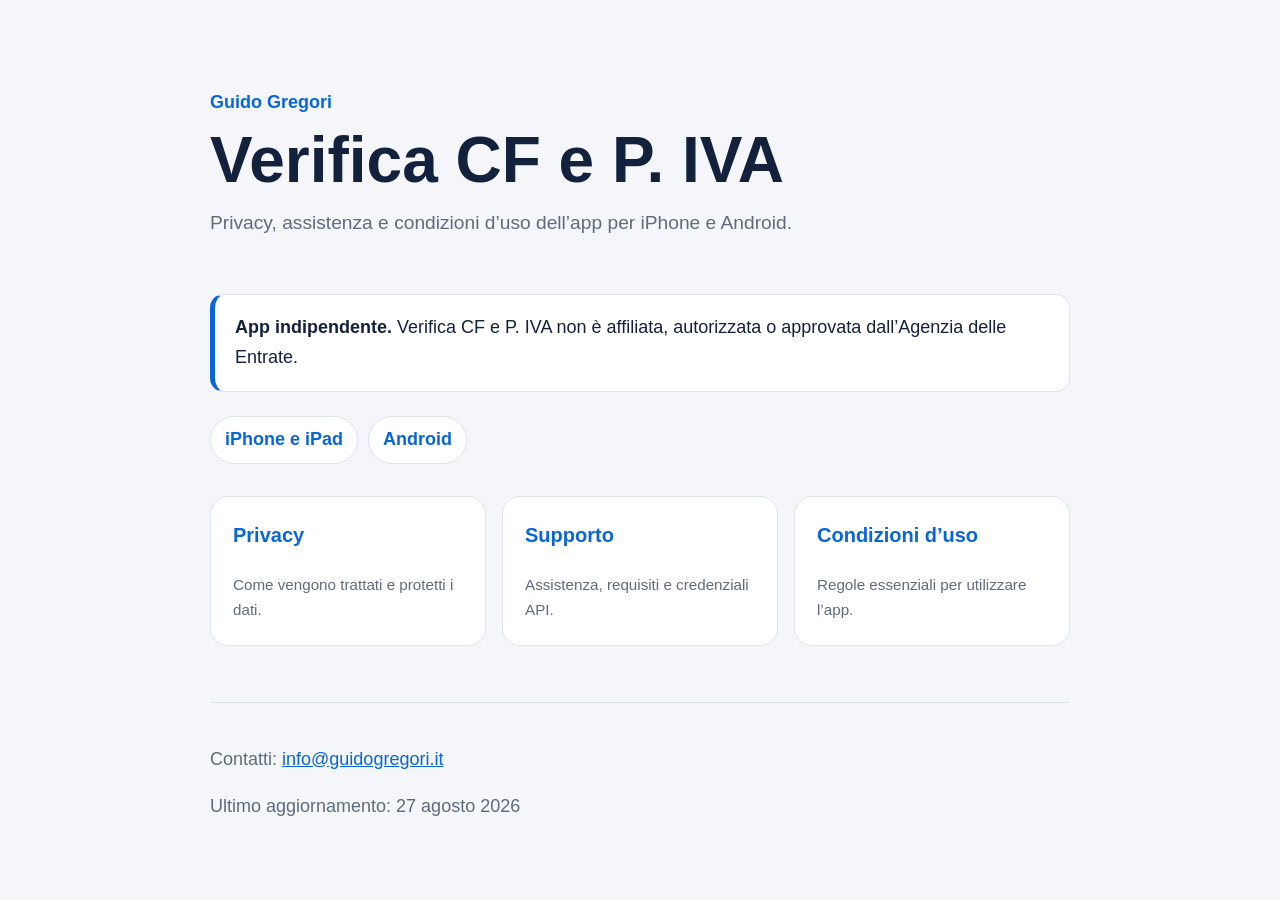
<file: index.html>
<!doctype html>
<html lang="it">
<head>
  <meta charset="utf-8">
  <meta name="viewport" content="width=device-width, initial-scale=1">
  <meta name="description" content="Informazioni, privacy e supporto per Verifica CF e P. IVA su iPhone e Android.">
  <title>Verifica CF e P. IVA - Informazioni</title>
  <link rel="stylesheet" href="style.css">
</head>
<body>
  <main class="page">
    <header class="hero">
      <p class="eyebrow">Guido Gregori</p>
      <h1>Verifica CF e P. IVA</h1>
      <p class="lead">Privacy, assistenza e condizioni d’uso dell’app per iPhone e Android.</p>
    </header>

    <section class="notice" aria-label="Dichiarazione di indipendenza">
      <strong>App indipendente.</strong> Verifica CF e P. IVA non è affiliata, autorizzata o approvata dall’Agenzia delle Entrate.
    </section>

    <section class="platforms" aria-label="Piattaforme supportate">
      <span>iPhone e iPad</span>
      <span>Android</span>
    </section>

    <nav class="cards" aria-label="Documenti">
      <a class="card" href="privacy.html">
        <span>Privacy</span>
        <small>Come vengono trattati e protetti i dati.</small>
      </a>
      <a class="card" href="supporto.html">
        <span>Supporto</span>
        <small>Assistenza, requisiti e credenziali API.</small>
      </a>
      <a class="card" href="condizioni.html">
        <span>Condizioni d’uso</span>
        <small>Regole essenziali per utilizzare l’app.</small>
      </a>
    </nav>

    <footer>
      <p>Contatti: <a href="mailto:info@guidogregori.it">info@guidogregori.it</a></p>
      <p>Ultimo aggiornamento: 27 agosto 2026</p>
    </footer>
  </main>
</body>
</html>
</file>
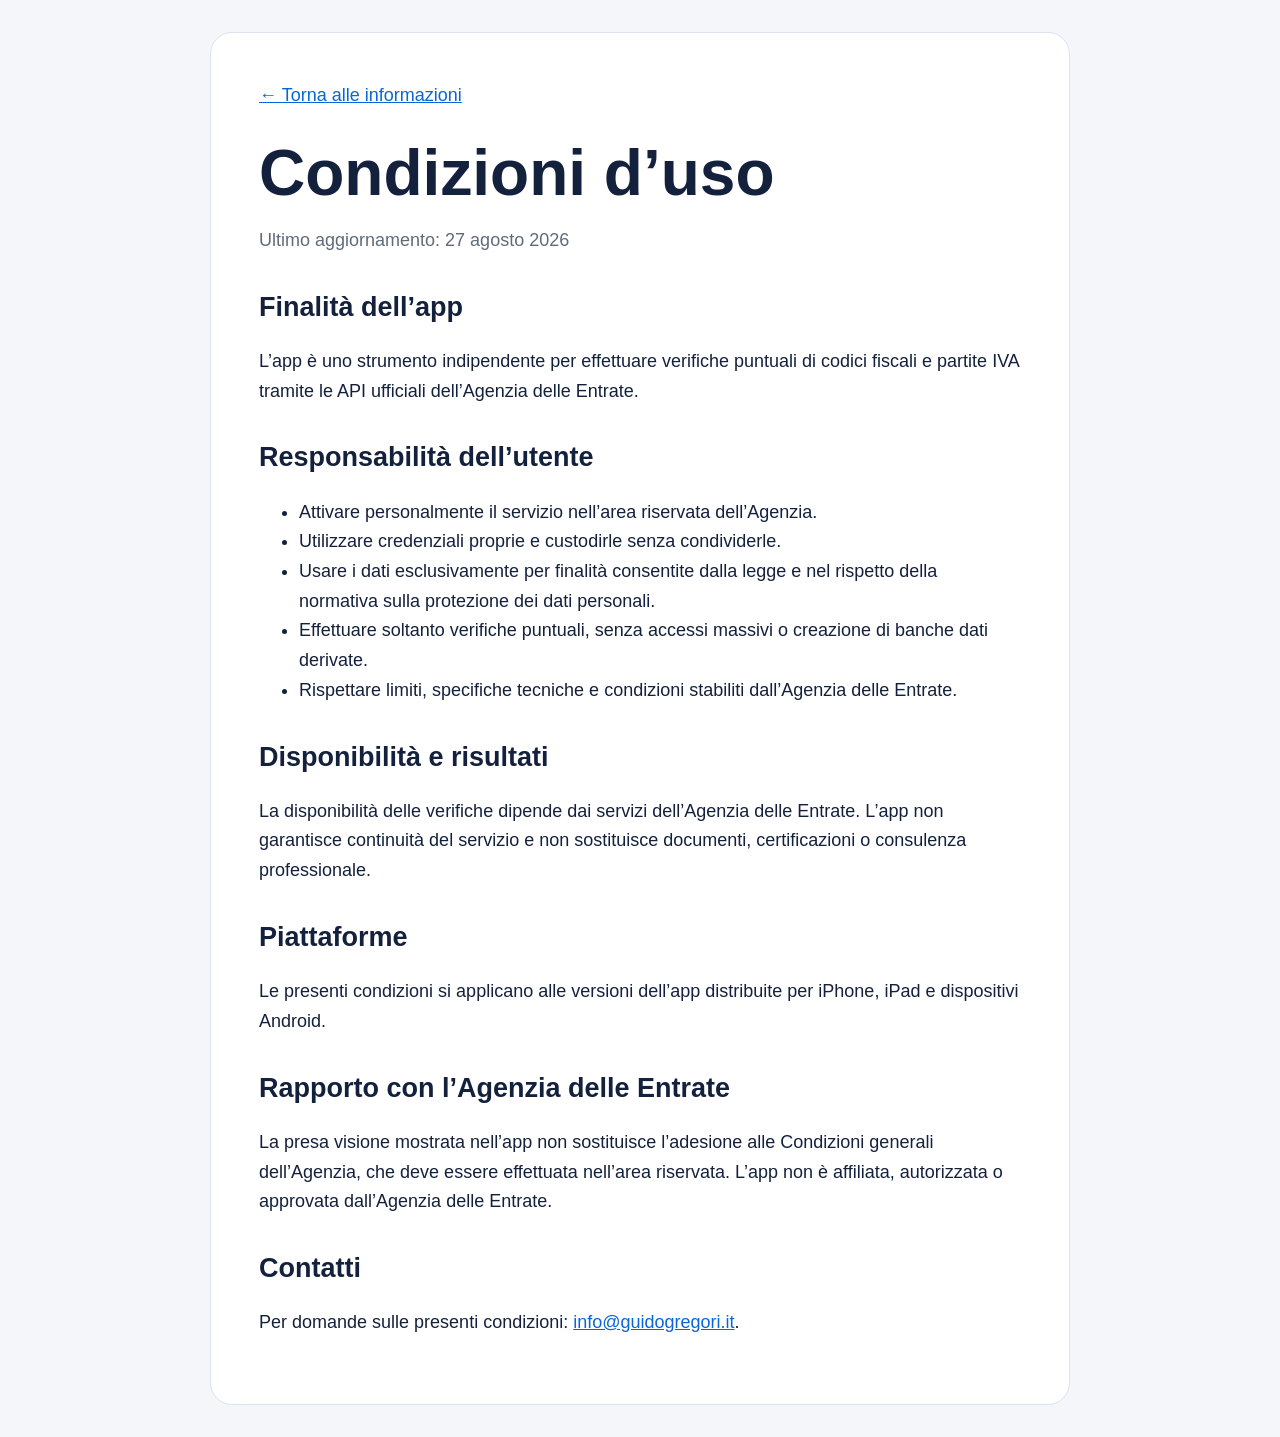
<file: condizioni.html>
<!doctype html>
<html lang="it">
<head>
  <meta charset="utf-8">
  <meta name="viewport" content="width=device-width, initial-scale=1">
  <meta name="description" content="Condizioni d’uso di Verifica CF e P. IVA.">
  <title>Condizioni d’uso - Verifica CF e P. IVA</title>
  <link rel="stylesheet" href="style.css">
</head>
<body>
  <main class="page document">
    <a class="back" href="index.html">← Torna alle informazioni</a>
    <h1>Condizioni d’uso</h1>
    <p class="meta">Ultimo aggiornamento: 27 agosto 2026</p>

    <h2>Finalità dell’app</h2>
    <p>L’app è uno strumento indipendente per effettuare verifiche puntuali di codici fiscali e partite IVA tramite le API ufficiali dell’Agenzia delle Entrate.</p>

    <h2>Responsabilità dell’utente</h2>
    <ul>
      <li>Attivare personalmente il servizio nell’area riservata dell’Agenzia.</li>
      <li>Utilizzare credenziali proprie e custodirle senza condividerle.</li>
      <li>Usare i dati esclusivamente per finalità consentite dalla legge e nel rispetto della normativa sulla protezione dei dati personali.</li>
      <li>Effettuare soltanto verifiche puntuali, senza accessi massivi o creazione di banche dati derivate.</li>
      <li>Rispettare limiti, specifiche tecniche e condizioni stabiliti dall’Agenzia delle Entrate.</li>
    </ul>

    <h2>Disponibilità e risultati</h2>
    <p>La disponibilità delle verifiche dipende dai servizi dell’Agenzia delle Entrate. L’app non garantisce continuità del servizio e non sostituisce documenti, certificazioni o consulenza professionale.</p>

    <h2>Piattaforme</h2>
    <p>Le presenti condizioni si applicano alle versioni dell’app distribuite per iPhone, iPad e dispositivi Android.</p>

    <h2>Rapporto con l’Agenzia delle Entrate</h2>
    <p>La presa visione mostrata nell’app non sostituisce l’adesione alle Condizioni generali dell’Agenzia, che deve essere effettuata nell’area riservata. L’app non è affiliata, autorizzata o approvata dall’Agenzia delle Entrate.</p>

    <h2>Contatti</h2>
    <p>Per domande sulle presenti condizioni: <a href="mailto:info@guidogregori.it">info@guidogregori.it</a>.</p>
  </main>
</body>
</html>
</file>
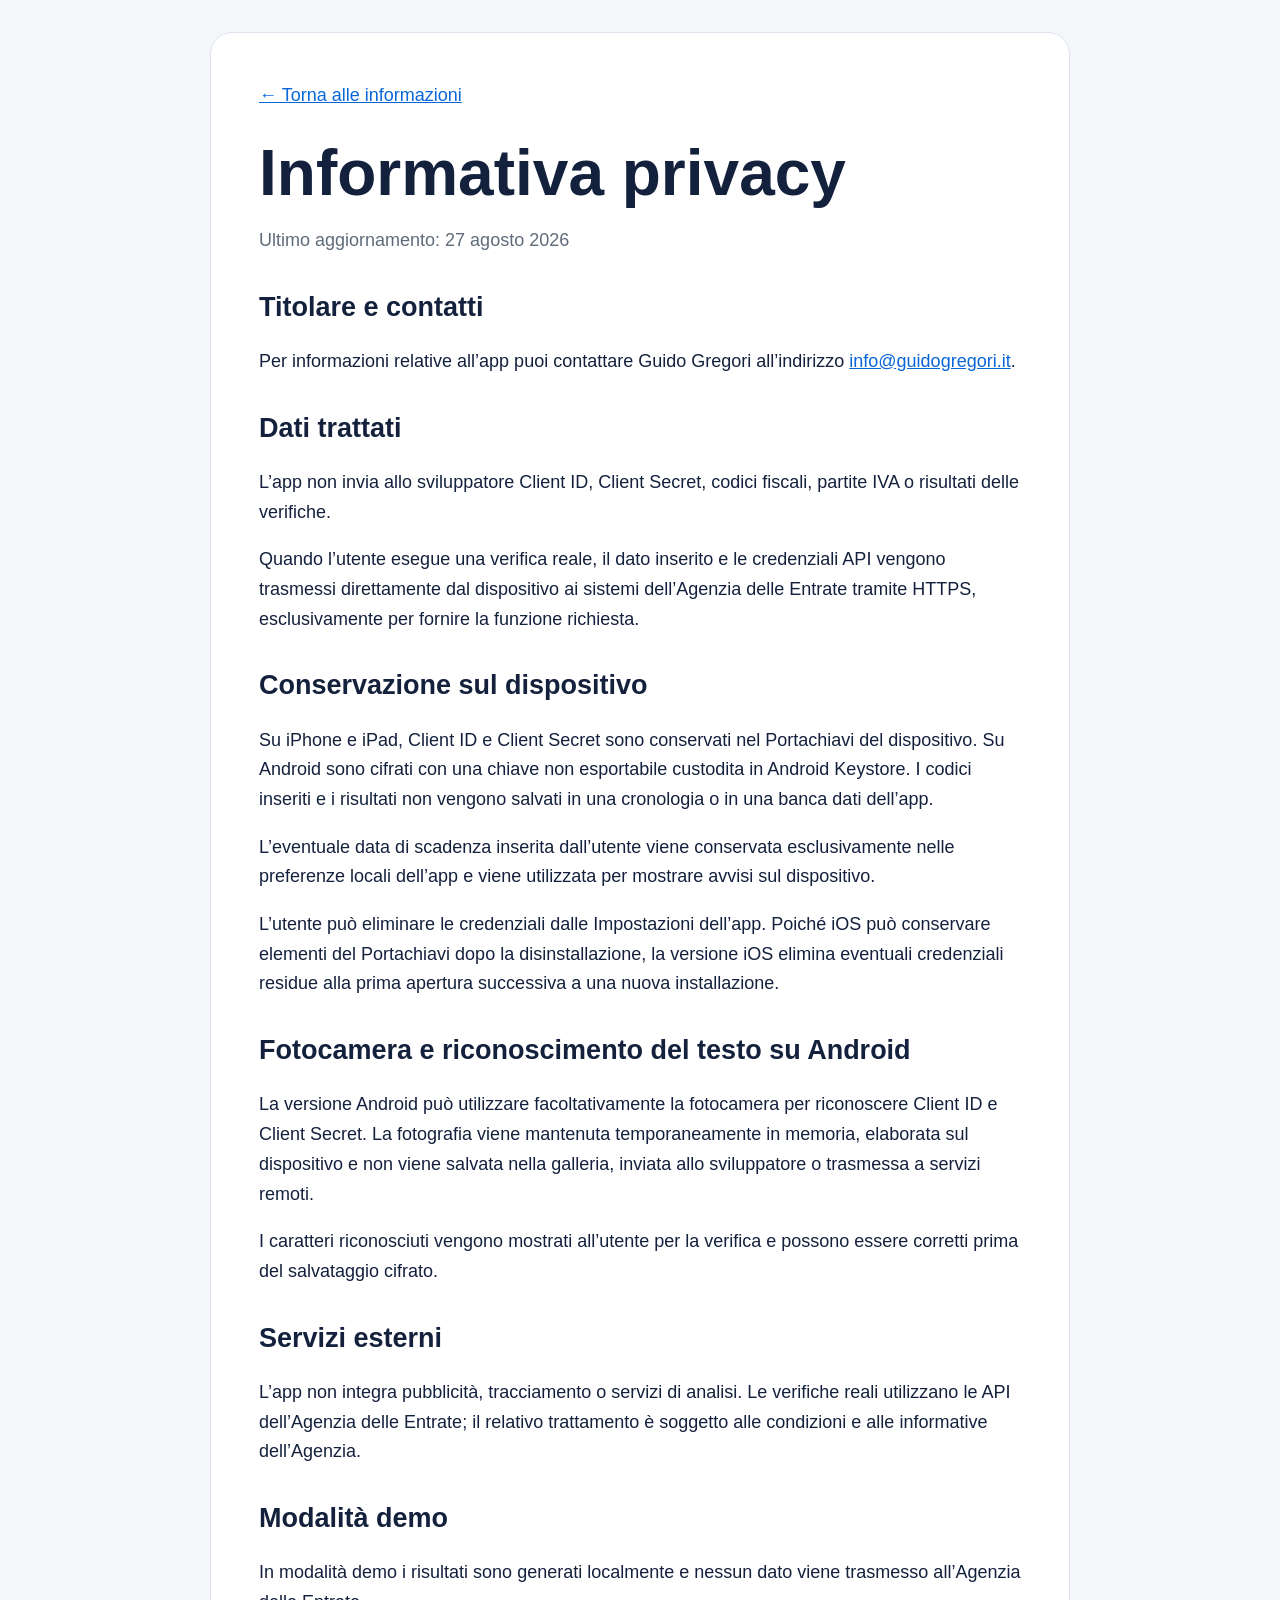
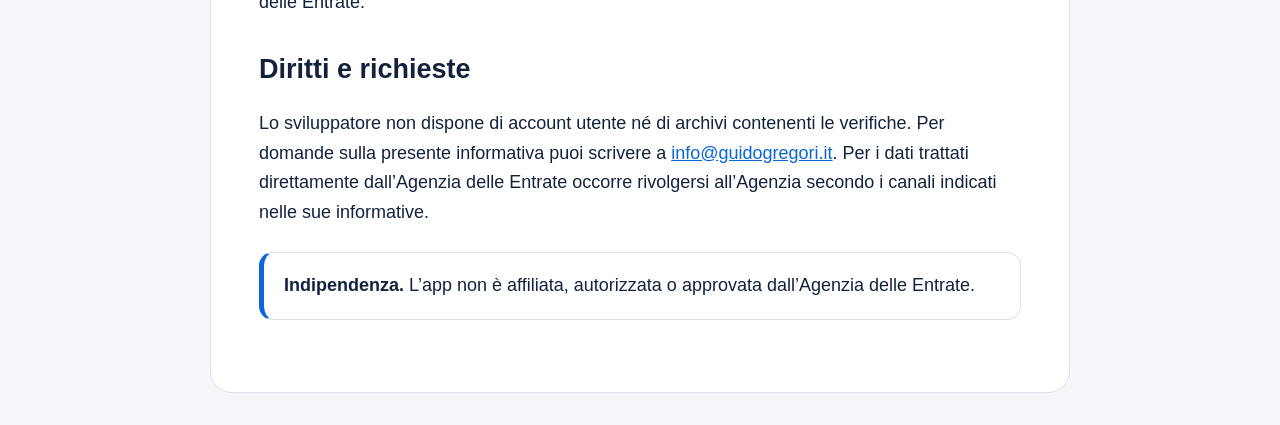
<file: privacy.html>
<!doctype html>
<html lang="it">
<head>
  <meta charset="utf-8">
  <meta name="viewport" content="width=device-width, initial-scale=1">
  <meta name="description" content="Informativa privacy di Verifica CF e P. IVA.">
  <title>Privacy - Verifica CF e P. IVA</title>
  <link rel="stylesheet" href="style.css">
</head>
<body>
  <main class="page document">
    <a class="back" href="index.html">← Torna alle informazioni</a>
    <h1>Informativa privacy</h1>
    <p class="meta">Ultimo aggiornamento: 27 agosto 2026</p>

    <h2>Titolare e contatti</h2>
    <p>Per informazioni relative all’app puoi contattare Guido Gregori all’indirizzo <a href="mailto:info@guidogregori.it">info@guidogregori.it</a>.</p>

    <h2>Dati trattati</h2>
    <p>L’app non invia allo sviluppatore Client ID, Client Secret, codici fiscali, partite IVA o risultati delle verifiche.</p>
    <p>Quando l’utente esegue una verifica reale, il dato inserito e le credenziali API vengono trasmessi direttamente dal dispositivo ai sistemi dell’Agenzia delle Entrate tramite HTTPS, esclusivamente per fornire la funzione richiesta.</p>

    <h2>Conservazione sul dispositivo</h2>
    <p>Su iPhone e iPad, Client ID e Client Secret sono conservati nel Portachiavi del dispositivo. Su Android sono cifrati con una chiave non esportabile custodita in Android Keystore. I codici inseriti e i risultati non vengono salvati in una cronologia o in una banca dati dell’app.</p>
    <p>L’eventuale data di scadenza inserita dall’utente viene conservata esclusivamente nelle preferenze locali dell’app e viene utilizzata per mostrare avvisi sul dispositivo.</p>
    <p>L’utente può eliminare le credenziali dalle Impostazioni dell’app. Poiché iOS può conservare elementi del Portachiavi dopo la disinstallazione, la versione iOS elimina eventuali credenziali residue alla prima apertura successiva a una nuova installazione.</p>

    <h2>Fotocamera e riconoscimento del testo su Android</h2>
    <p>La versione Android può utilizzare facoltativamente la fotocamera per riconoscere Client ID e Client Secret. La fotografia viene mantenuta temporaneamente in memoria, elaborata sul dispositivo e non viene salvata nella galleria, inviata allo sviluppatore o trasmessa a servizi remoti.</p>
    <p>I caratteri riconosciuti vengono mostrati all’utente per la verifica e possono essere corretti prima del salvataggio cifrato.</p>

    <h2>Servizi esterni</h2>
    <p>L’app non integra pubblicità, tracciamento o servizi di analisi. Le verifiche reali utilizzano le API dell’Agenzia delle Entrate; il relativo trattamento è soggetto alle condizioni e alle informative dell’Agenzia.</p>

    <h2>Modalità demo</h2>
    <p>In modalità demo i risultati sono generati localmente e nessun dato viene trasmesso all’Agenzia delle Entrate.</p>

    <h2>Diritti e richieste</h2>
    <p>Lo sviluppatore non dispone di account utente né di archivi contenenti le verifiche. Per domande sulla presente informativa puoi scrivere a <a href="mailto:info@guidogregori.it">info@guidogregori.it</a>. Per i dati trattati direttamente dall’Agenzia delle Entrate occorre rivolgersi all’Agenzia secondo i canali indicati nelle sue informative.</p>

    <div class="notice"><strong>Indipendenza.</strong> L’app non è affiliata, autorizzata o approvata dall’Agenzia delle Entrate.</div>
  </main>
</body>
</html>
</file>
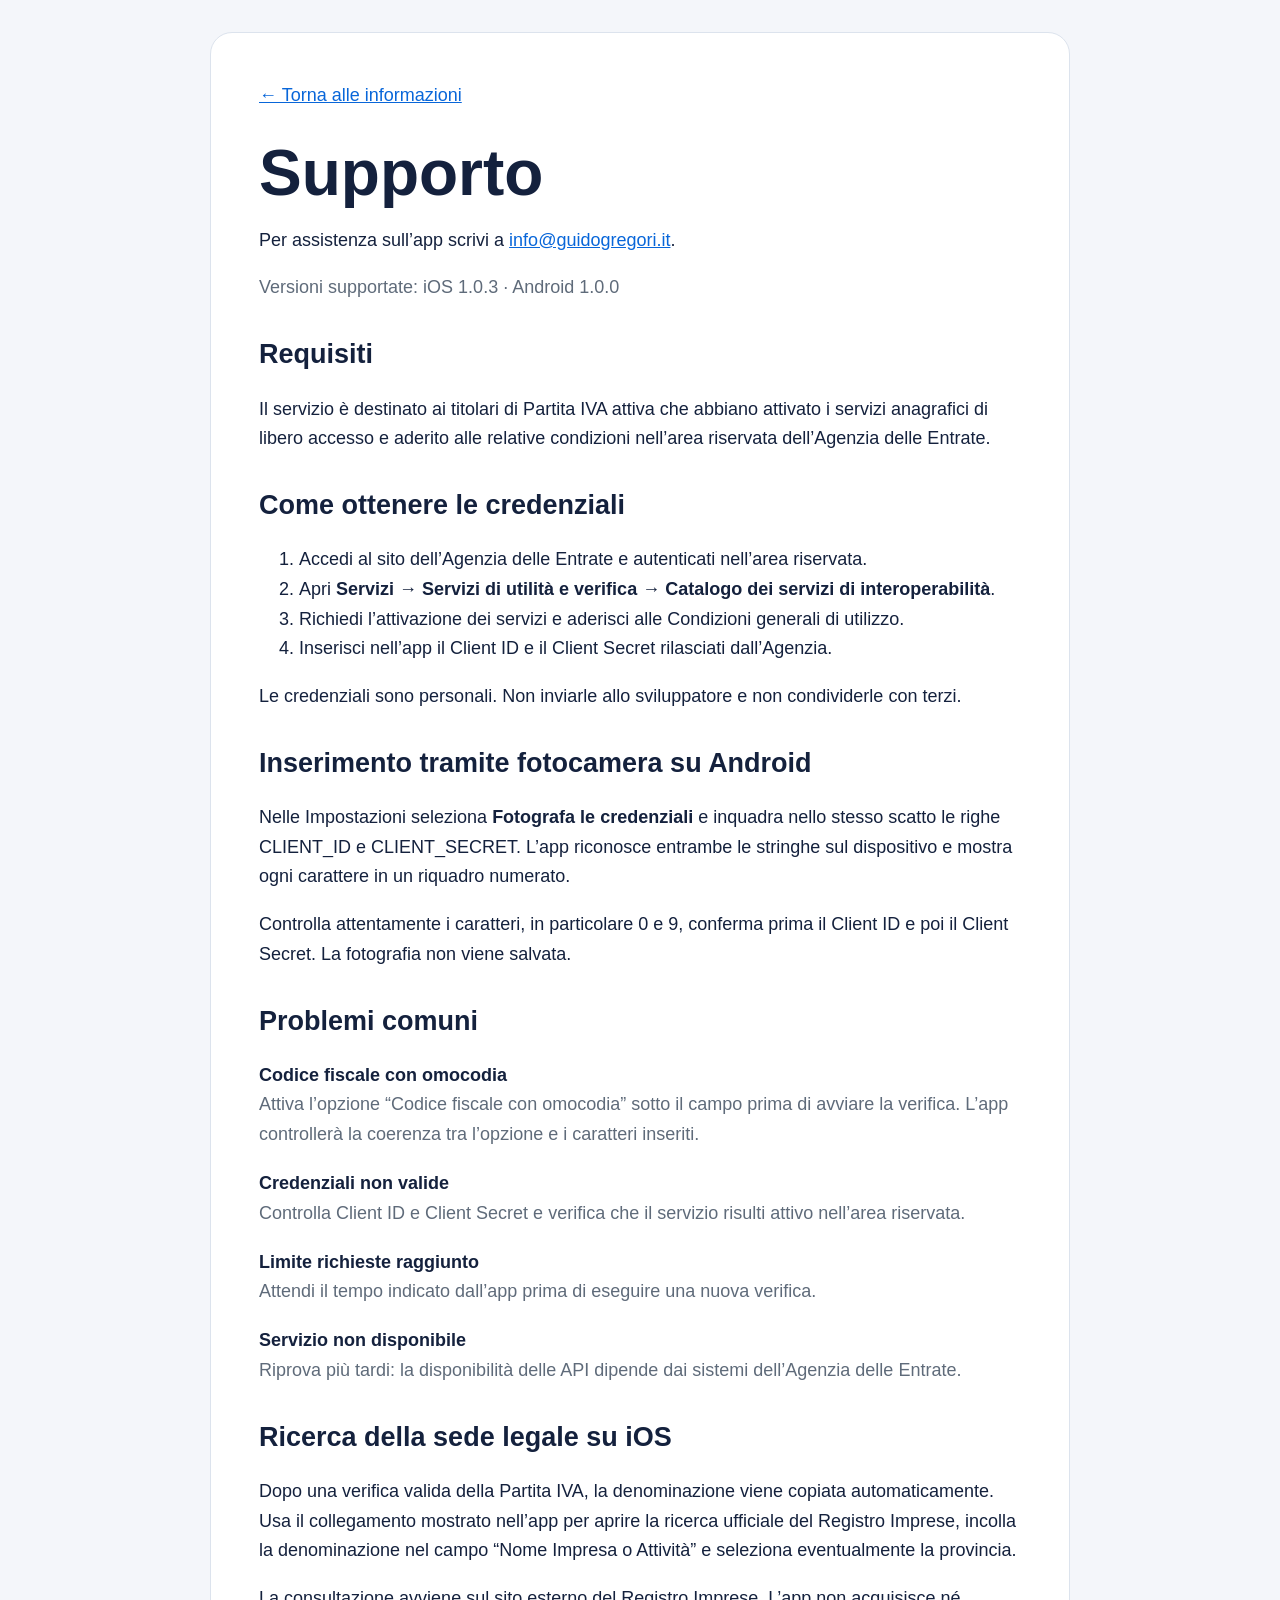
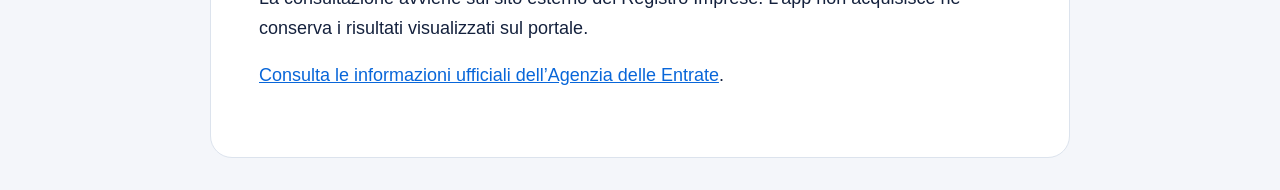
<file: supporto.html>
<!doctype html>
<html lang="it">
<head>
  <meta charset="utf-8">
  <meta name="viewport" content="width=device-width, initial-scale=1">
  <meta name="description" content="Supporto per Verifica CF e P. IVA.">
  <title>Supporto - Verifica CF e P. IVA</title>
  <link rel="stylesheet" href="style.css">
</head>
<body>
  <main class="page document">
    <a class="back" href="index.html">← Torna alle informazioni</a>
    <h1>Supporto</h1>
    <p>Per assistenza sull’app scrivi a <a href="mailto:info@guidogregori.it">info@guidogregori.it</a>.</p>
    <p class="meta">Versioni supportate: iOS 1.0.3 · Android 1.0.0</p>

    <h2>Requisiti</h2>
    <p>Il servizio è destinato ai titolari di Partita IVA attiva che abbiano attivato i servizi anagrafici di libero accesso e aderito alle relative condizioni nell’area riservata dell’Agenzia delle Entrate.</p>

    <h2>Come ottenere le credenziali</h2>
    <ol>
      <li>Accedi al sito dell’Agenzia delle Entrate e autenticati nell’area riservata.</li>
      <li>Apri <strong>Servizi → Servizi di utilità e verifica → Catalogo dei servizi di interoperabilità</strong>.</li>
      <li>Richiedi l’attivazione dei servizi e aderisci alle Condizioni generali di utilizzo.</li>
      <li>Inserisci nell’app il Client ID e il Client Secret rilasciati dall’Agenzia.</li>
    </ol>
    <p>Le credenziali sono personali. Non inviarle allo sviluppatore e non condividerle con terzi.</p>

    <h2>Inserimento tramite fotocamera su Android</h2>
    <p>Nelle Impostazioni seleziona <strong>Fotografa le credenziali</strong> e inquadra nello stesso scatto le righe CLIENT_ID e CLIENT_SECRET. L’app riconosce entrambe le stringhe sul dispositivo e mostra ogni carattere in un riquadro numerato.</p>
    <p>Controlla attentamente i caratteri, in particolare 0 e 9, conferma prima il Client ID e poi il Client Secret. La fotografia non viene salvata.</p>

    <h2>Problemi comuni</h2>
    <dl>
      <dt>Codice fiscale con omocodia</dt>
      <dd>Attiva l’opzione “Codice fiscale con omocodia” sotto il campo prima di avviare la verifica. L’app controllerà la coerenza tra l’opzione e i caratteri inseriti.</dd>
      <dt>Credenziali non valide</dt>
      <dd>Controlla Client ID e Client Secret e verifica che il servizio risulti attivo nell’area riservata.</dd>
      <dt>Limite richieste raggiunto</dt>
      <dd>Attendi il tempo indicato dall’app prima di eseguire una nuova verifica.</dd>
      <dt>Servizio non disponibile</dt>
      <dd>Riprova più tardi: la disponibilità delle API dipende dai sistemi dell’Agenzia delle Entrate.</dd>
    </dl>

    <h2>Ricerca della sede legale su iOS</h2>
    <p>Dopo una verifica valida della Partita IVA, la denominazione viene copiata automaticamente. Usa il collegamento mostrato nell’app per aprire la ricerca ufficiale del Registro Imprese, incolla la denominazione nel campo “Nome Impresa o Attività” e seleziona eventualmente la provincia.</p>
    <p>La consultazione avviene sul sito esterno del Registro Imprese. L’app non acquisisce né conserva i risultati visualizzati sul portale.</p>

    <p><a href="https://www.agenziaentrate.gov.it/portale/-/provvedimento-del-4-aprile-2023">Consulta le informazioni ufficiali dell’Agenzia delle Entrate</a>.</p>
  </main>
</body>
</html>
</file>
<file: style.css>
:root {
  color-scheme: light dark;
  --background: #f4f6fa;
  --surface: #ffffff;
  --text: #14213d;
  --muted: #5f6b7a;
  --accent: #0866d9;
  --border: #dce3ed;
}

@media (prefers-color-scheme: dark) {
  :root {
    --background: #0d1420;
    --surface: #151f2e;
    --text: #f2f6fc;
    --muted: #b4bfcc;
    --accent: #65a8ff;
    --border: #2c3a4e;
  }
}

* { box-sizing: border-box; }

body {
  margin: 0;
  background: var(--background);
  color: var(--text);
  font-family: -apple-system, BlinkMacSystemFont, "Segoe UI", sans-serif;
  font-size: 18px;
  line-height: 1.65;
}

a { color: var(--accent); }
a:focus-visible { outline: 3px solid var(--accent); outline-offset: 4px; }

.page {
  width: min(860px, calc(100% - 32px));
  margin: 0 auto;
  padding: 64px 0 48px;
}

.hero { padding: 24px 0 32px; }
.eyebrow { margin: 0; color: var(--accent); font-weight: 700; }
h1 { margin: 8px 0 12px; font-size: clamp(2.2rem, 7vw, 4rem); line-height: 1.08; }
h2 { margin-top: 2.2rem; line-height: 1.25; }
.lead { margin: 0; color: var(--muted); font-size: 1.2rem; }
.meta { color: var(--muted); }

.notice {
  margin: 24px 0;
  padding: 18px 20px;
  background: var(--surface);
  border: 1px solid var(--border);
  border-left: 5px solid var(--accent);
  border-radius: 14px;
}

.platforms {
  display: flex;
  flex-wrap: wrap;
  gap: 10px;
  margin: 24px 0;
}

.platforms span {
  padding: 8px 14px;
  color: var(--accent);
  background: var(--surface);
  border: 1px solid var(--border);
  border-radius: 999px;
  font-weight: 700;
}

.cards {
  display: grid;
  grid-template-columns: repeat(auto-fit, minmax(220px, 1fr));
  gap: 16px;
  margin: 32px 0 56px;
}

.card {
  display: flex;
  min-height: 150px;
  flex-direction: column;
  justify-content: space-between;
  padding: 22px;
  color: var(--text);
  background: var(--surface);
  border: 1px solid var(--border);
  border-radius: 18px;
  text-decoration: none;
}

.card:hover { border-color: var(--accent); transform: translateY(-2px); }
.card span { color: var(--accent); font-size: 1.25rem; font-weight: 750; }
.card small { color: var(--muted); font-size: .95rem; }

.document {
  background: var(--surface);
  margin-top: 32px;
  margin-bottom: 32px;
  padding: 48px;
  border: 1px solid var(--border);
  border-radius: 22px;
}

.back { display: inline-block; margin-bottom: 20px; }
dt { margin-top: 1.2rem; font-weight: 750; }
dd { margin-left: 0; color: var(--muted); }
footer { color: var(--muted); border-top: 1px solid var(--border); padding-top: 24px; }

@media (max-width: 600px) {
  body { font-size: 17px; }
  .page { padding-top: 28px; }
  .document { width: 100%; margin: 0; padding: 28px 20px; border: 0; border-radius: 0; }
}
</file>
